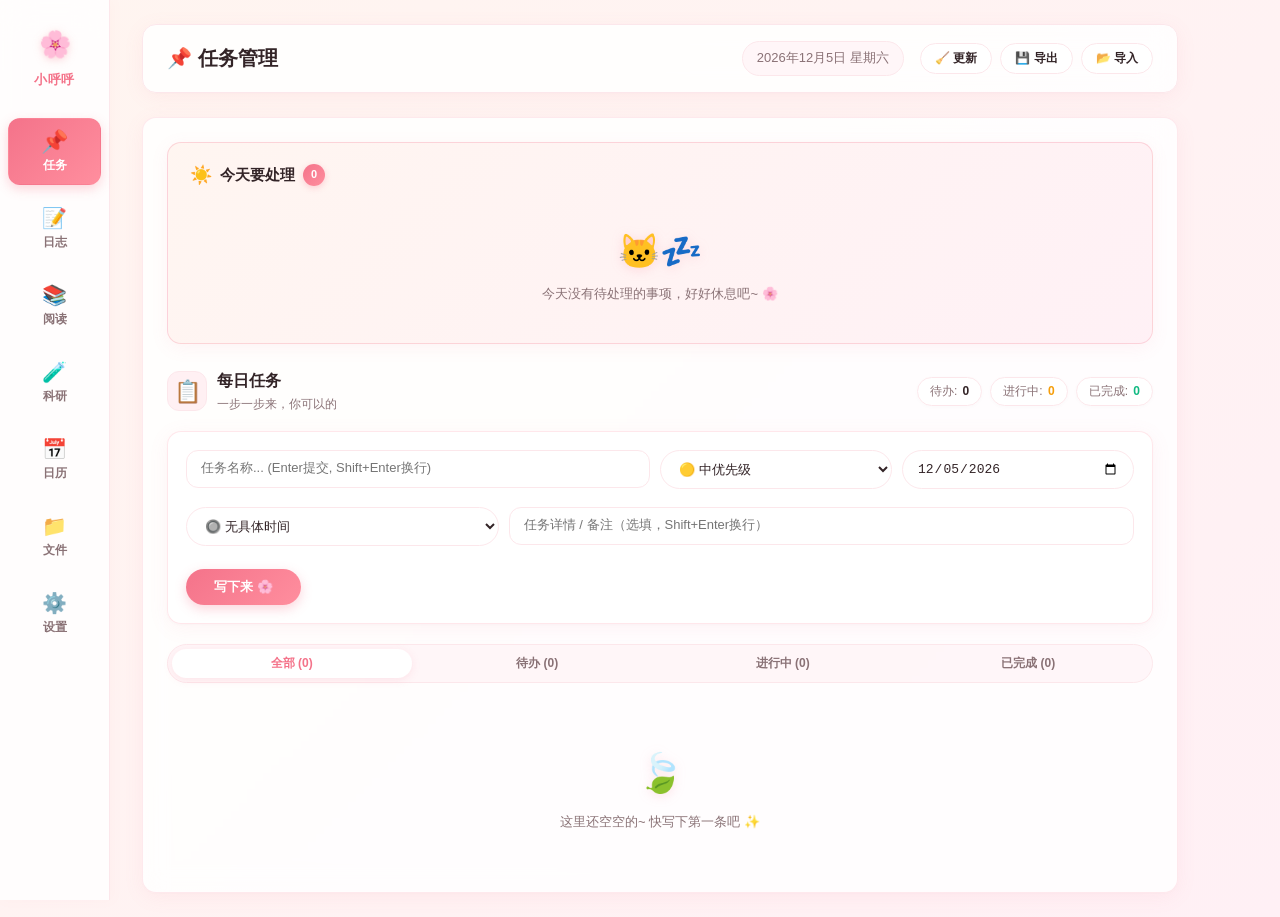
<file: index.html>
<!DOCTYPE html>
<html lang="zh-CN">
<head>
  <meta charset="UTF-8">
  <meta name="viewport" content="width=device-width, initial-scale=1.0">
  <title>Xiaohuhu Work Space</title>
  <script>
    const search = window.location.search ? window.location.search : ('?_t=' + Date.now());
    const hash = window.location.hash || '';
    window.location.replace("./frontend/index.html" + search + hash);
  </script>
</head>
<body style="font-family: -apple-system, BlinkMacSystemFont, 'Segoe UI', Roboto, sans-serif; text-align: center; padding-top: 80px; color: #B0909A; background: #FFF5F0;">
  <p style="font-size: 18px;">🌸 正在进入 Xiaohuhu Work Space...</p>
  <p><a href="./frontend/index.html" style="color: #F4738A; text-decoration: none; font-weight: bold;">如未自动跳转，请点击此处进入工作台</a></p>
</body>
</html>
</file>
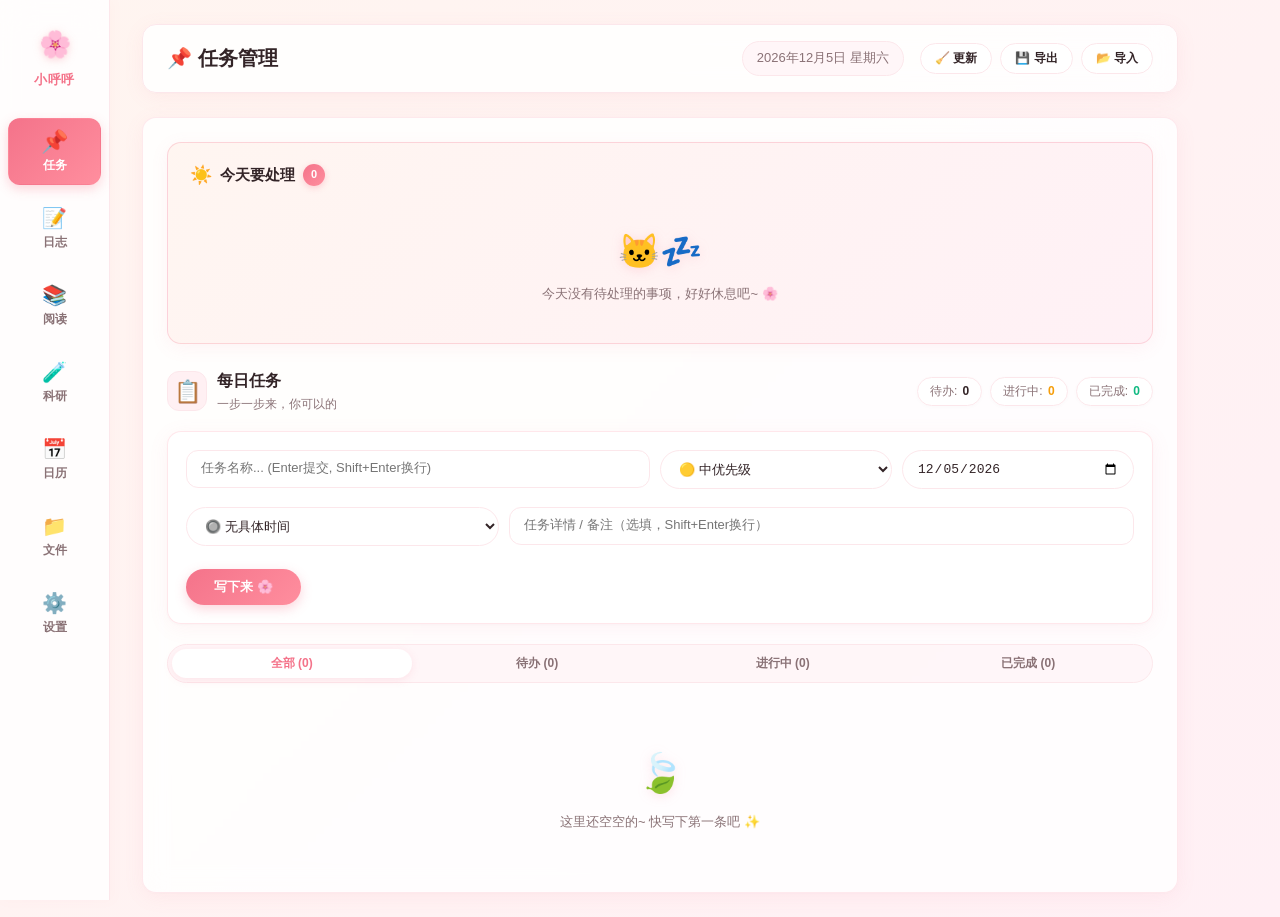
<file: frontend/index.html>
<!DOCTYPE html>
<html lang="zh-CN">
<head>
  <meta charset="UTF-8">
  <meta name="viewport" content="width=device-width, initial-scale=1.0">
  <title>Xiaohuhu Work Space - 个人数字工作空间</title>
  
  <!-- PWA Web App Manifest & Meta Tags -->
  <link rel="manifest" href="manifest.json">
  <meta name="theme-color" content="#F4738A">
  <meta name="mobile-web-app-capable" content="yes">
  <meta name="apple-mobile-web-app-capable" content="yes">
  <meta name="apple-mobile-web-app-status-bar-style" content="default">
  <meta name="apple-mobile-web-app-title" content="小呼呼">
  <link rel="apple-touch-icon" href="icons/icon-192.svg">
  <link rel="icon" type="image/svg+xml" href="icons/icon-192.svg">

  <link rel="stylesheet" href="style.css?v=1.4.2">
</head>
<body>
<div id="app">
  <!-- 左侧固定侧边栏 (110px 桌面端 / 62px 移动端紧凑手账侧边栏) -->
  <aside class="sidebar" id="sidebar">
    <div class="sidebar-brand" id="brand-home" title="Xiaohuhu Work Space">
      <span class="brand-icon">🌸</span>
      <span class="brand-title">小呼呼</span>
    </div>

    <nav class="sidebar-nav">
      <button class="nav-item active" data-panel="task-panel" title="任务管理">
        <span class="nav-icon">📌</span>
        <span class="nav-label">任务</span>
      </button>
      <button class="nav-item" data-panel="journal-panel" title="工作日志">
        <span class="nav-icon">📝</span>
        <span class="nav-label">日志</span>
      </button>
      <button class="nav-item" data-panel="reading-panel" title="文献阅读">
        <span class="nav-icon">📚</span>
        <span class="nav-label">阅读</span>
      </button>
      <button class="nav-item" data-panel="research-panel" title="科研记录">
        <span class="nav-icon">🧪</span>
        <span class="nav-label">科研</span>
      </button>
      <button class="nav-item" data-panel="calendar-panel" title="日历日程与全景回顾">
        <span class="nav-icon">📅</span>
        <span class="nav-label">日历</span>
      </button>
      <button class="nav-item" data-panel="file-panel" title="文件中心">
        <span class="nav-icon">📁</span>
        <span class="nav-label">文件</span>
      </button>
      <button class="nav-item" data-panel="settings-panel" title="设置中心">
        <span class="nav-icon">⚙️</span>
        <span class="nav-label">设置</span>
      </button>
    </nav>
  </aside>

  <!-- 右侧单面板主内容区 -->
  <main class="main-content">
    <!-- 顶部 Header：显示当前面板标题 + 动态中文日期 + 导出/导入快捷按钮 + 清理缓存更新 -->
    <header class="header-container">
      <div class="header-left">
        <h1 id="current-panel-title">📌 任务管理</h1>
      </div>

      <div class="header-right">
        <div class="header-date" id="current-date">2026年9月2日 星期三</div>
        <div class="header-actions">
          <button id="header-clear-cache-btn" class="btn btn-secondary btn-sm" title="一键清理浏览器缓存并获取最新版本" onclick="window.clearAppCacheAndReload()">
            🧹 更新
          </button>
          <button id="header-export-btn" class="btn btn-secondary btn-sm" title="一键导出全部数据备份">
            💾 导出
          </button>
          <button id="header-import-btn" class="btn btn-secondary btn-sm" title="导入数据备份">
            📂 导入
          </button>
        </div>
      </div>
    </header>

    <!-- 单面板容器区（仅激活面板显示） -->
    <div class="panels-container">
      <section class="panel active" id="task-panel"></section>
      <section class="panel" id="journal-panel"></section>
      <section class="panel" id="reading-panel"></section>
      <section class="panel" id="research-panel"></section>
      <section class="panel" id="calendar-panel"></section>
      <section class="panel" id="file-panel"></section>
      <section class="panel" id="settings-panel"></section>
    </div>
  </main>
</div>

<!-- 全局导入文件选择器 -->
<input id="global-backup-file-input" type="file" accept="application/json" style="display:none" />

<script type="module" src="main.js?v=1.4.2"></script>
</body>
</html>
</file>
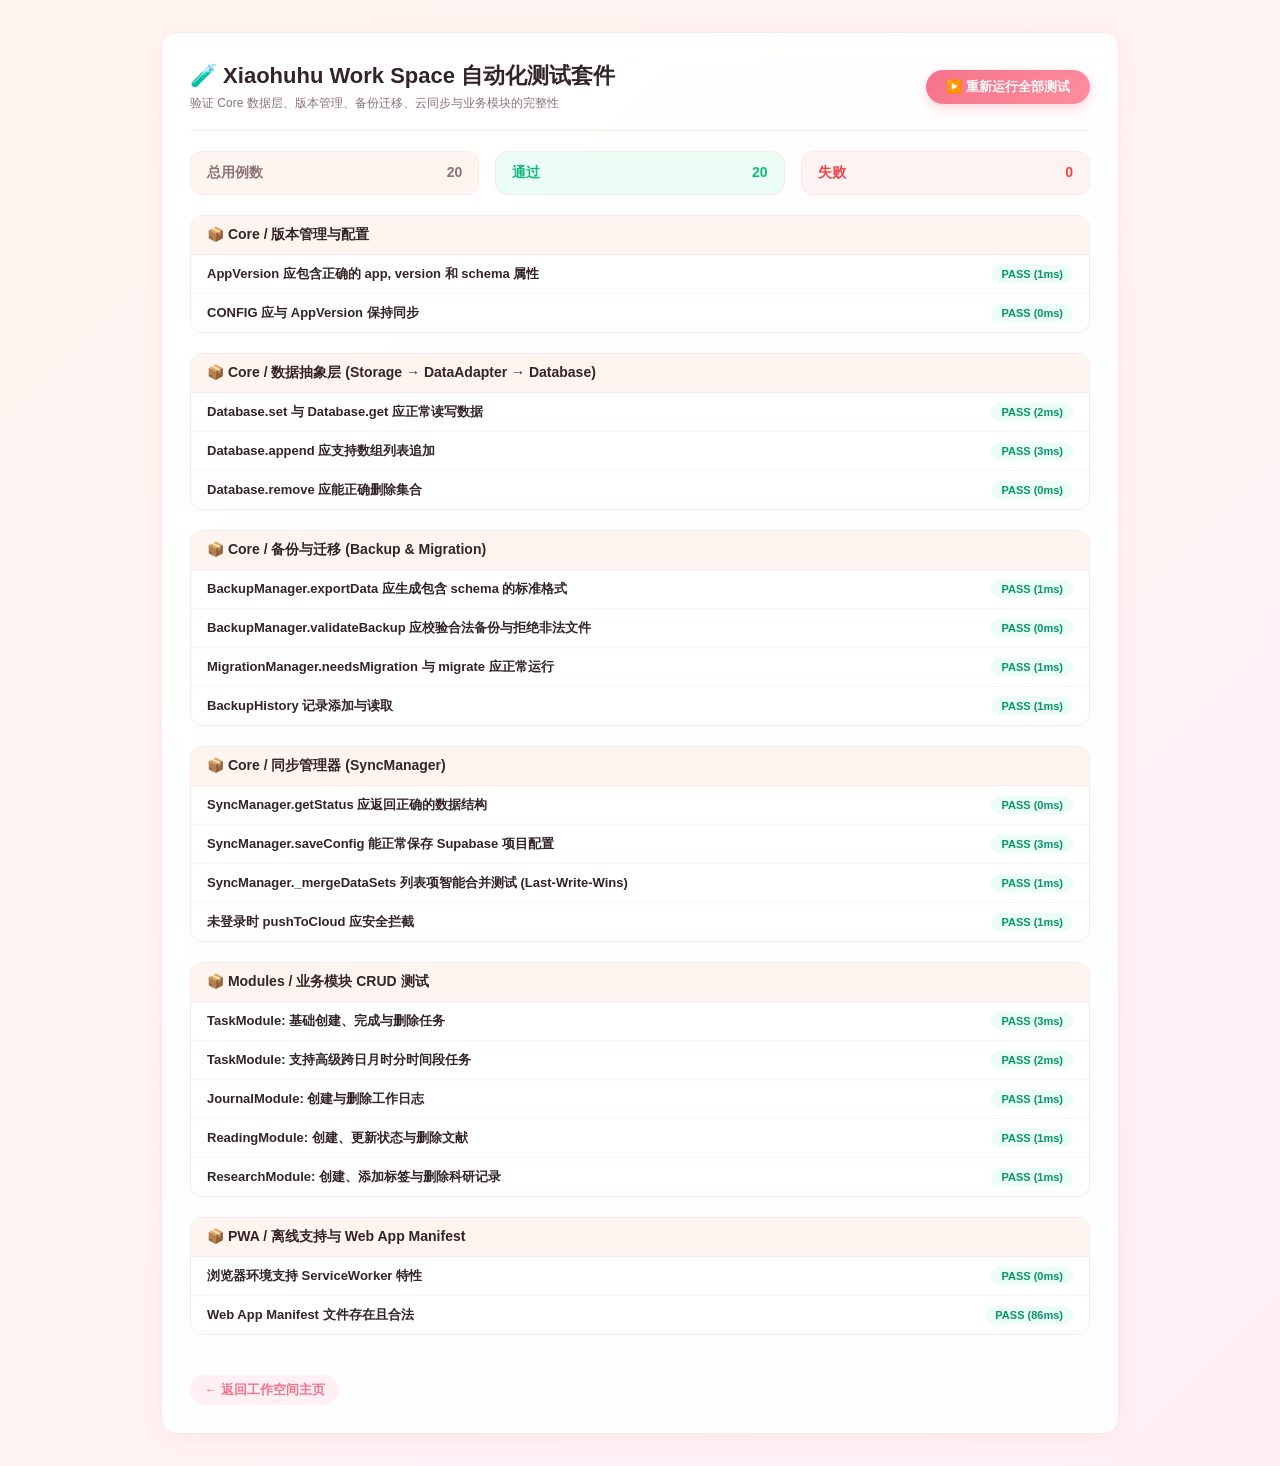
<file: frontend/test.html>
<!DOCTYPE html>
<html lang="zh-CN">
<head>
<meta charset="UTF-8">
<meta name="viewport" content="width=device-width, initial-scale=1.0">
<title>Xiaohuhu Work Space - 自动化集成测试套件</title>
<style>
  :root {
    --primary-color: #F4738A;
    --primary-hover: #E05670;
    --primary-gradient: linear-gradient(135deg, #F4738A 0%, #FF8E9E 100%);
    --bg-gradient: linear-gradient(135deg, #FFF5F0 0%, #FFF0F5 100%);
    --border-color: #FCE7EB;
  }
  body {
    font-family: -apple-system, BlinkMacSystemFont, "Segoe UI", Roboto, "PingFang SC", sans-serif;
    margin: 0;
    padding: 32px 16px;
    background: var(--bg-gradient);
    color: #332427;
    min-height: 100vh;
  }
  .test-container {
    max-width: 900px;
    margin: 0 auto;
    background: rgba(255, 255, 255, 0.92);
    backdrop-filter: blur(12px);
    border-radius: 16px;
    padding: 28px;
    box-shadow: 0 4px 20px rgba(244, 115, 138, 0.08);
    border: 1px solid var(--border-color);
  }
  .test-header {
    display: flex;
    justify-content: space-between;
    align-items: center;
    border-bottom: 1px solid var(--border-color);
    padding-bottom: 18px;
    margin-bottom: 20px;
  }
  h1 { margin: 0; font-size: 22px; color: #332427; }
  .summary-bar {
    display: flex;
    gap: 16px;
    margin-bottom: 20px;
  }
  .stat-card {
    flex: 1;
    padding: 12px 16px;
    border-radius: 12px;
    font-weight: 600;
    font-size: 14px;
    display: flex;
    justify-content: space-between;
    border: 1px solid var(--border-color);
    background: #ffffff;
  }
  .stat-total { background: #FFF5F0; color: #8A7276; }
  .stat-pass { background: #ECFDF5; color: #10B981; }
  .stat-fail { background: #FEF2F2; color: #EF4444; }
  .btn-run {
    background: var(--primary-gradient);
    color: white;
    border: none;
    padding: 8px 20px;
    border-radius: 20px;
    cursor: pointer;
    font-size: 13px;
    font-weight: 600;
    box-shadow: 0 4px 12px rgba(244, 115, 138, 0.3);
    transition: all 0.2s ease;
  }
  .btn-run:hover {
    transform: translateY(-2px);
    box-shadow: 0 6px 16px rgba(244, 115, 138, 0.45);
  }
  .test-suite {
    margin-bottom: 20px;
    border: 1px solid var(--border-color);
    border-radius: 12px;
    overflow: hidden;
    background: #ffffff;
  }
  .suite-title {
    background: #FFF5F0;
    padding: 10px 16px;
    font-weight: 600;
    font-size: 14px;
    border-bottom: 1px solid var(--border-color);
    color: #332427;
  }
  .test-item {
    display: flex;
    justify-content: space-between;
    align-items: center;
    padding: 10px 16px;
    border-bottom: 1px solid #FFF0F3;
    font-size: 13px;
  }
  .test-item:last-child { border-bottom: none; }
  .status-badge {
    padding: 3px 10px;
    border-radius: 9999px;
    font-size: 11px;
    font-weight: 600;
  }
  .status-pass { background: #ECFDF5; color: #059669; }
  .status-fail { background: #FEF2F2; color: #DC2626; }
  .status-running { background: #FFF0F3; color: #F4738A; }
  .error-msg {
    color: #DC2626;
    font-size: 12px;
    margin-top: 4px;
    font-family: monospace;
  }
  .back-link {
    display: inline-block;
    margin-top: 20px;
    color: var(--primary-color);
    text-decoration: none;
    font-size: 13px;
    font-weight: 600;
    padding: 6px 14px;
    border-radius: 20px;
    background: #FFF0F3;
    transition: all 0.2s ease;
  }
  .back-link:hover {
    background: #FFE4E8;
  }
</style>
</head>
<body>
<div class="test-container">
  <div class="test-header">
    <div>
      <h1>🧪 Xiaohuhu Work Space 自动化测试套件</h1>
      <p style="margin: 4px 0 0 0; color: #8A7276; font-size: 12px;">验证 Core 数据层、版本管理、备份迁移、云同步与业务模块的完整性</p>
    </div>
    <button id="runTestsBtn" class="btn-run">▶️ 重新运行全部测试</button>
  </div>

  <div class="summary-bar">
    <div class="stat-card stat-total"><span>总用例数</span><span id="totalCount">0</span></div>
    <div class="stat-card stat-pass"><span>通过</span><span id="passCount">0</span></div>
    <div class="stat-card stat-fail"><span>失败</span><span id="failCount">0</span></div>
  </div>

  <div id="testOutput"></div>

  <a href="index.html" class="back-link">← 返回工作空间主页</a>
</div>

<script type="module">
import AppVersion from '../core/version.js';
import CONFIG from '../core/config.js';
import Storage from '../core/storage.js';
import DataAdapter from '../core/data-adapter.js';
import Database from '../core/database.js';
import BackupManager from '../core/backup.js';
import BackupHistory from '../core/backup-history.js';
import MigrationManager from '../core/migration.js';
import SyncManager from '../core/sync-manager.js';
import { TaskModule } from '../modules/task.js';
import { JournalModule } from '../modules/journal.js';
import ReadingModule from '../modules/reading.js';
import ResearchModule from '../modules/research.js';

class TestRunner {
  constructor() {
    this.suites = [];
    this.total = 0;
    this.passed = 0;
    this.failed = 0;
  }

  describe(suiteName, fn) {
    this.suites.push({ name: suiteName, fn, tests: [] });
  }

  it(testName, fn) {
    this.currentSuite.tests.push({ name: testName, fn });
  }

  assert(condition, message = 'Assertion failed') {
    if (!condition) throw new Error(message);
  }

  assertEqual(actual, expected, message = '') {
    if (actual !== expected) {
      throw new Error(`${message ? message + ': ' : ''}Expected ${JSON.stringify(expected)}, got ${JSON.stringify(actual)}`);
    }
  }

  async run() {
    this.total = 0;
    this.passed = 0;
    this.failed = 0;
    const output = document.getElementById('testOutput');
    output.innerHTML = '';

    for (const suite of this.suites) {
      this.currentSuite = suite;
      suite.fn();

      const suiteEl = document.createElement('div');
      suiteEl.className = 'test-suite';
      suiteEl.innerHTML = `<div class="suite-title">📦 ${suite.name}</div>`;

      for (const test of suite.tests) {
        this.total++;
        const testEl = document.createElement('div');
        testEl.className = 'test-item';

        const startTime = performance.now();
        let error = null;
        try {
          await test.fn();
          this.passed++;
        } catch (e) {
          this.failed++;
          error = e;
        }
        const duration = Math.round(performance.now() - startTime);

        testEl.innerHTML = `
          <div>
            <strong>${test.name}</strong>
            ${error ? `<div class="error-msg">❌ ${error.message}</div>` : ''}
          </div>
          <span class="status-badge ${error ? 'status-fail' : 'status-pass'}">
            ${error ? 'FAIL' : 'PASS'} (${duration}ms)
          </span>
        `;
        suiteEl.appendChild(testEl);
      }

      output.appendChild(suiteEl);
    }

    document.getElementById('totalCount').textContent = this.total;
    document.getElementById('passCount').textContent = this.passed;
    document.getElementById('failCount').textContent = this.failed;
  }
}

const runner = new TestRunner();

// Suite 1: 版本与配置
runner.describe('Core / 版本管理与配置', () => {
  runner.it('AppVersion 应包含正确的 app, version 和 schema 属性', () => {
    runner.assertEqual(AppVersion.app, 'xiaohuhu-work-space', 'app name');
    runner.assert(typeof AppVersion.version === 'string', 'app version is string');
    runner.assertEqual(typeof AppVersion.schema, 'number', 'schema is number');
  });

  runner.it('CONFIG 应与 AppVersion 保持同步', () => {
    runner.assertEqual(CONFIG.appName, AppVersion.app);
    runner.assertEqual(CONFIG.version, AppVersion.version);
    runner.assertEqual(CONFIG.schema, AppVersion.schema);
  });
});

// Suite 2: 数据抽象层
runner.describe('Core / 数据抽象层 (Storage → DataAdapter → Database)', () => {
  const testKey = 'test_suite_key_' + Date.now();

  runner.it('Database.set 与 Database.get 应正常读写数据', async () => {
    const data = { message: 'hello world', timestamp: Date.now() };
    await Database.set(testKey, data);
    const retrieved = await Database.get(testKey);
    runner.assertEqual(retrieved.message, data.message);
  });

  runner.it('Database.append 应支持数组列表追加', async () => {
    const listKey = 'test_list_' + Date.now();
    await Database.set(listKey, ['item1']);
    await Database.append(listKey, 'item2');
    const result = await Database.get(listKey);
    runner.assertEqual(result.length, 2);
    runner.assertEqual(result[1], 'item2');
    await Database.remove(listKey);
  });

  runner.it('Database.remove 应能正确删除集合', async () => {
    await Database.remove(testKey);
    const deleted = await Database.get(testKey, null);
    runner.assertEqual(deleted, null);
  });
});

// Suite 3: 备份与迁移
runner.describe('Core / 备份与迁移 (Backup & Migration)', () => {
  runner.it('BackupManager.exportData 应生成包含 schema 的标准格式', async () => {
    const backup = await BackupManager.exportData();
    runner.assertEqual(backup.app, 'xiaohuhu-work-space');
    runner.assertEqual(backup.version, AppVersion.version);
    runner.assertEqual(backup.schema, AppVersion.schema);
    runner.assert(typeof backup.created === 'string', 'has created timestamp');
    runner.assert(typeof backup.data === 'object', 'has data object');
  });

  runner.it('BackupManager.validateBackup 应校验合法备份与拒绝非法文件', () => {
    const valid = { app: 'xiaohuhu-work-space', version: AppVersion.version, schema: 1, data: {} };
    const invalidApp = { app: 'other-app', version: '1.0.9', data: {} };
    runner.assert(BackupManager.validateBackup(valid), 'valid backup');
    runner.assert(!BackupManager.validateBackup(invalidApp), 'invalid app rejected');
  });

  runner.it('MigrationManager.needsMigration 与 migrate 应正常运行', () => {
    const currentBackup = { schema: 1, data: { test: 123 } };
    runner.assert(!MigrationManager.needsMigration(currentBackup), 'schema 1 does not need migration');
    const result = MigrationManager.migrate(currentBackup);
    runner.assertEqual(result.schema, 1);
  });

  runner.it('BackupHistory 记录添加与读取', async () => {
    const record = { filename: 'test-backup.json', version: AppVersion.version, schema: 1, size: '10 KB' };
    const list = await BackupHistory.addRecord(record);
    runner.assert(list.length > 0, 'history has records');
    runner.assertEqual(list[0].filename, 'test-backup.json');
  });
});

// Suite 4: 同步管理器 (Supabase 增量合并与状态)
runner.describe('Core / 同步管理器 (SyncManager)', () => {
  runner.it('SyncManager.getStatus 应返回正确的数据结构', () => {
    const status = SyncManager.getStatus();
    runner.assert(typeof status.isEnabled === 'boolean', 'has isEnabled');
    runner.assert(typeof status.status === 'string', 'has status string');
    runner.assert('user' in status, 'has user field');
  });

  runner.it('SyncManager.saveConfig 能正常保存 Supabase 项目配置', async () => {
    await SyncManager.saveConfig('https://example.supabase.co/', 'mock-key-123');
    runner.assertEqual(SyncManager.config.supabaseUrl, 'https://example.supabase.co');
    runner.assertEqual(SyncManager.config.supabaseAnonKey, 'mock-key-123');
  });

  runner.it('SyncManager._mergeDataSets 列表项智能合并测试 (Last-Write-Wins)', () => {
    const local = {
      tasks: [
        { id: '1', title: '任务1(本地更新版)', updatedAt: '2026-08-26T12:00:00Z' },
        { id: '2', title: '本地独有任务', updatedAt: '2026-08-26T10:00:00Z' }
      ]
    };
    const remote = {
      tasks: [
        { id: '1', title: '任务1(远端旧版)', updatedAt: '2026-08-26T08:00:00Z' },
        { id: '3', title: '云端独有任务', updatedAt: '2026-08-26T11:00:00Z' }
      ]
    };

    const merged = SyncManager._mergeDataSets(local, remote);
    runner.assertEqual(merged.tasks.length, 3, 'merged task length is 3');

    const item1 = merged.tasks.find(t => t.id === '1');
    runner.assertEqual(item1.title, '任务1(本地更新版)', 'item1 last write wins');

    const item2 = merged.tasks.find(t => t.id === '2');
    runner.assert(!!item2, 'item2 retained');

    const item3 = merged.tasks.find(t => t.id === '3');
    runner.assert(!!item3, 'item3 pulled from remote');
  });

  runner.it('未登录时 pushToCloud 应安全拦截', async () => {
    SyncManager.isEnabled = false;
    const res = await SyncManager.pushToCloud();
    runner.assertEqual(res.success, false);
  });
});

// Suite 5: 业务模块功能测试
runner.describe('Modules / 业务模块 CRUD 测试', () => {
  let taskId = null;
  let journalId = null;
  let readingId = null;
  let researchId = null;

  runner.it('TaskModule: 基础创建、完成与删除任务', async () => {
    const task = await TaskModule.create('自动化测试任务');
    taskId = task.id;
    runner.assertEqual(task.status, 'todo');
    runner.assertEqual(task.priority, 'medium');

    const updated = await TaskModule.complete(taskId);
    const target = updated.find(t => t.id === taskId);
    runner.assertEqual(target.status, 'done');

    await TaskModule.delete(taskId);
    const listAfter = await TaskModule.list();
    runner.assert(!listAfter.some(t => t.id === taskId), 'task deleted');
  });

  runner.it('TaskModule: 支持高级跨日月时分时间段任务', async () => {
    const crossDayTask = await TaskModule.create({
      title: '跨日月科研实验周期',
      priority: 'high',
      timeType: 'range',
      timeRange: {
        startDate: '2026-08-26',
        startTime: '09:00',
        endDate: '2026-08-28',
        endTime: '18:00'
      },
      details: '全周期数据采集'
    });

    runner.assertEqual(crossDayTask.priority, 'high');
    runner.assertEqual(crossDayTask.timeType, 'range');
    runner.assertEqual(crossDayTask.timeRange.startDate, '2026-08-26');
    runner.assertEqual(crossDayTask.timeRange.endDate, '2026-08-28');

    const todayList = await TaskModule.getTodayPendingTasks();
    runner.assert(todayList.some(t => t.id === crossDayTask.id), 'today pending contains crossDayTask');

    await TaskModule.delete(crossDayTask.id);
  });

  runner.it('JournalModule: 创建与删除工作日志', async () => {
    const entry = await JournalModule.create({ content: '测试日志内容', date: '2026-08-26' });
    journalId = entry.id;
    runner.assertEqual(entry.content, '测试日志内容');

    await JournalModule.delete(journalId);
    const listAfter = await JournalModule.list();
    runner.assert(!listAfter.some(j => j.id === journalId), 'journal deleted');
  });

  runner.it('ReadingModule: 创建、更新状态与删除文献', async () => {
    const item = await ReadingModule.create('测试文献《Deep Learning》', '核心读书笔记');
    readingId = item.id;
    runner.assertEqual(item.title, '测试文献《Deep Learning》');

    const updatedList = await ReadingModule.update(readingId, { status: 'finished' });
    const target = updatedList.find(r => r.id === readingId);
    runner.assertEqual(target.status, 'finished');

    await ReadingModule.delete(readingId);
    const listAfter = await ReadingModule.list();
    runner.assert(!listAfter.some(r => r.id === readingId), 'reading deleted');
  });

  runner.it('ResearchModule: 创建、添加标签与删除科研记录', async () => {
    const item = await ResearchModule.create('AI Transformer 实验', '实验参数设定 lr=1e-4');
    researchId = item.id;

    const updatedList = await ResearchModule.update(researchId, { tags: ['AI', 'NLP'] });
    const target = updatedList.find(r => r.id === researchId);
    runner.assertEqual(target.tags.length, 2);

    await ResearchModule.delete(researchId);
    const listAfter = await ResearchModule.list();
    runner.assert(!listAfter.some(r => r.id === researchId), 'research deleted');
  });
});

// Suite 6: PWA 离线支持与 Manifest 校验
runner.describe('PWA / 离线支持与 Web App Manifest', () => {
  runner.it('浏览器环境支持 ServiceWorker 特性', () => {
    runner.assert('serviceWorker' in navigator, 'navigator.serviceWorker supported');
  });

  runner.it('Web App Manifest 文件存在且合法', async () => {
    const res = await fetch('./manifest.json');
    runner.assertEqual(res.status, 200, 'manifest.json status 200');
    const manifest = await res.json();
    runner.assertEqual(manifest.short_name, '小呼呼');
    runner.assertEqual(manifest.display, 'standalone');
    runner.assert(manifest.icons.length >= 2, 'manifest has icons');
  });
});

// 自动运行
runner.run();

document.getElementById('runTestsBtn').onclick = () => {
  runner.run();
};
</script>
</body>
</html>
</file>
<file: frontend/style.css>
:root {
  /* 温暖粉橙渐变主色系 */
  --primary-color: #F4738A;
  --primary-hover: #E05670;
  --primary-light: #FFF0F3;
  --primary-glow: rgba(244, 115, 138, 0.25);
  --primary-gradient: linear-gradient(135deg, #F4738A 0%, #FF8E9E 100%);
  --primary-gradient-hover: linear-gradient(135deg, #E05670 0%, #F4738A 100%);
  --bg-gradient: linear-gradient(135deg, #FFF5F0 0%, #FFF0F5 100%);
  
  /* 界面与面板背景 */
  --sidebar-bg: rgba(255, 255, 255, 0.82);
  --panel-bg: rgba(255, 255, 255, 0.85);
  --card-bg: rgba(255, 255, 255, 0.92);
  --card-border: rgba(255, 225, 230, 0.8);
  --panel-border: rgba(244, 115, 138, 0.15);
  
  /* 文本与细节 */
  --text-main: #332427;
  --text-muted: #8A7276;
  --text-light: #B59E9E;
  --border-color: #FCE7EB;
  --border-focus: #F4738A;
  
  /* 辅助状态色 */
  --success: #10B981;
  --success-light: #ECFDF5;
  --success-border: #A7F3D0;
  --warning: #F59E0B;
  --warning-light: #FFFBEB;
  --warning-border: #FDE68A;
  --danger: #EF4444;
  --danger-light: #FEF2F2;
  --danger-border: #FECACA;
  
  /* 圆角与阴影体系 */
  --radius-sm: 8px;
  --radius-md: 12px;
  --radius-lg: 14px;
  --radius-pill: 20px;
  --radius-full: 9999px;
  
  --shadow-soft: 0 4px 20px rgba(244, 115, 138, 0.08), 0 1px 3px rgba(0, 0, 0, 0.02);
  --shadow-hover: 0 8px 24px rgba(244, 115, 138, 0.16), 0 2px 6px rgba(0, 0, 0, 0.04);
  --shadow-btn: 0 4px 12px rgba(244, 115, 138, 0.3);
  --shadow-btn-hover: 0 6px 16px rgba(244, 115, 138, 0.45);
  
  --sidebar-width: 110px;
}

* {
  box-sizing: border-box;
}

body {
  font-family: -apple-system, BlinkMacSystemFont, "Segoe UI", Roboto, "Helvetica Neue", "PingFang SC", "Hiragino Sans GB", "Microsoft YaHei", sans-serif;
  margin: 0;
  padding: 0;
  background: var(--bg-gradient);
  color: var(--text-main);
  line-height: 1.6;
  min-height: 100vh;
  -webkit-font-smoothing: antialiased;
}

#app {
  display: flex;
  min-height: 100vh;
}

/* ==========================================================================
   左侧固定侧边栏 (110px)
   ========================================================================== */
.sidebar {
  position: fixed;
  left: 0;
  top: 0;
  width: var(--sidebar-width);
  height: 100vh;
  background: var(--sidebar-bg);
  backdrop-filter: blur(16px);
  -webkit-backdrop-filter: blur(16px);
  border-right: 1px solid var(--border-color);
  display: flex;
  flex-direction: column;
  align-items: center;
  padding: 24px 8px;
  z-index: 100;
  box-shadow: 2px 0 12px rgba(244, 115, 138, 0.04);
}

.sidebar-brand {
  display: flex;
  flex-direction: column;
  align-items: center;
  gap: 4px;
  margin-bottom: 28px;
  cursor: pointer;
  user-select: none;
}

.brand-icon {
  font-size: 26px;
  filter: drop-shadow(0 2px 4px rgba(244, 115, 138, 0.3));
}

.brand-title {
  font-size: 13px;
  font-weight: 700;
  color: var(--primary-color);
  letter-spacing: 0.5px;
}

.sidebar-nav {
  display: flex;
  flex-direction: column;
  gap: 10px;
  width: 100%;
}

.nav-item {
  display: flex;
  flex-direction: column;
  align-items: center;
  justify-content: center;
  width: 100%;
  padding: 10px 4px;
  border-radius: var(--radius-md);
  background: transparent;
  border: 1px solid transparent;
  color: var(--text-muted);
  cursor: pointer;
  transition: all 0.25s cubic-bezier(0.4, 0, 0.2, 1);
  user-select: none;
}

.nav-item .nav-icon {
  font-size: 20px;
  margin-bottom: 4px;
  transition: transform 0.25s ease;
}

.nav-item .nav-label {
  font-size: 12px;
  font-weight: 600;
}

.nav-item:hover {
  background: var(--primary-light);
  color: var(--primary-color);
  transform: translateY(-2px);
}

.nav-item:hover .nav-icon {
  transform: scale(1.15);
}

.nav-item.active {
  background: var(--primary-gradient);
  color: #ffffff;
  box-shadow: var(--shadow-btn);
  border-color: transparent;
}

.nav-item.active .nav-icon {
  transform: scale(1.1);
}

.nav-item.active .nav-label {
  color: #ffffff;
  font-weight: 700;
}

/* ==========================================================================
   右侧单面板主内容区
   ========================================================================== */
.main-content {
  margin-left: var(--sidebar-width);
  flex: 1;
  min-height: 100vh;
  display: flex;
  flex-direction: column;
  padding: 24px 32px;
  max-width: 1100px;
  box-sizing: border-box;
}

/* 顶部 Header */
.header-container {
  display: flex;
  justify-content: space-between;
  align-items: center;
  padding: 16px 24px;
  background: var(--panel-bg);
  backdrop-filter: blur(12px);
  -webkit-backdrop-filter: blur(12px);
  border: 1px solid var(--border-color);
  border-radius: var(--radius-lg);
  box-shadow: var(--shadow-soft);
  margin-bottom: 24px;
}

.header-left h1 {
  font-size: 20px;
  font-weight: 700;
  color: var(--text-main);
  margin: 0;
  display: flex;
  align-items: center;
  gap: 8px;
}

.header-right {
  display: flex;
  align-items: center;
  gap: 16px;
}

.header-date {
  font-size: 13px;
  font-weight: 500;
  color: var(--text-muted);
  background: rgba(255, 240, 243, 0.6);
  padding: 6px 14px;
  border-radius: var(--radius-pill);
  border: 1px solid var(--border-color);
}

.header-actions {
  display: flex;
  gap: 8px;
}

/* ==========================================================================
   面板容器与卡片风格 (圆角 14px + 柔和阴影 + 白底半透明)
   ========================================================================== */
.panels-container {
  flex: 1;
  position: relative;
}

.panel {
  display: none;
  background: var(--panel-bg);
  backdrop-filter: blur(12px);
  -webkit-backdrop-filter: blur(12px);
  border: 1px solid var(--panel-border);
  border-radius: var(--radius-lg);
  padding: 24px;
  box-shadow: var(--shadow-soft);
}

.panel.active {
  display: flex;
  flex-direction: column;
  animation: fadeInPanel 0.28s ease-out;
}

@keyframes fadeInPanel {
  from {
    opacity: 0;
    transform: translateY(6px);
  }
  to {
    opacity: 1;
    transform: translateY(0);
  }
}

.panel-header {
  display: flex;
  justify-content: space-between;
  align-items: center;
  margin-bottom: 20px;
  border-bottom: 1px solid var(--border-color);
  padding-bottom: 14px;
}

.panel-header h2 {
  font-size: 18px;
  font-weight: 700;
  margin: 0;
  color: var(--text-main);
}

.panel-stats {
  display: flex;
  gap: 8px;
}

/* ==========================================================================
   按钮体系：统一 Pill 圆角 (20px) + 粉色渐变 + hover 上浮
   ========================================================================== */
.btn {
  display: inline-flex;
  align-items: center;
  justify-content: center;
  gap: 6px;
  padding: 8px 18px;
  border-radius: var(--radius-pill);
  font-size: 13px;
  font-weight: 600;
  border: none;
  cursor: pointer;
  white-space: nowrap;
  transition: all 0.25s cubic-bezier(0.4, 0, 0.2, 1);
  outline: none;
}

.btn-primary {
  background: var(--primary-gradient);
  color: #ffffff;
  box-shadow: var(--shadow-btn);
}

.btn-primary:hover {
  background: var(--primary-gradient-hover);
  transform: translateY(-2px);
  box-shadow: var(--shadow-btn-hover);
}

.btn-secondary {
  background: rgba(255, 255, 255, 0.95);
  color: var(--text-main);
  border: 1px solid var(--border-color);
}

.btn-secondary:hover {
  background: var(--primary-light);
  color: var(--primary-color);
  border-color: var(--primary-color);
  transform: translateY(-2px);
  box-shadow: 0 4px 10px rgba(244, 115, 138, 0.15);
}

.btn-danger {
  background: var(--danger-light);
  color: var(--danger);
  border: 1px solid var(--danger-border);
}

.btn-danger:hover {
  background: #fee2e2;
  transform: translateY(-2px);
  box-shadow: 0 4px 10px rgba(239, 68, 68, 0.18);
}

.btn-sm {
  padding: 6px 14px;
  font-size: 12px;
}

.btn-icon {
  background: transparent;
  border: none;
  cursor: pointer;
  padding: 6px;
  font-size: 15px;
  opacity: 0.75;
  border-radius: var(--radius-full);
  transition: all 0.2s ease;
  display: inline-flex;
  align-items: center;
  justify-content: center;
}

.btn-icon:hover {
  opacity: 1;
  background: var(--primary-light);
  transform: scale(1.15);
}

.btn-link {
  background: transparent;
  border: none;
  color: var(--primary-color);
  font-size: 12px;
  font-weight: 500;
  cursor: pointer;
  padding: 2px 6px;
  border-radius: var(--radius-sm);
  transition: all 0.2s ease;
}

.btn-link:hover {
  background: var(--primary-light);
  text-decoration: none;
}

/* ==========================================================================
   徽章体系 (Badges)
   ========================================================================== */
.badge {
  display: inline-flex;
  align-items: center;
  padding: 3px 10px;
  border-radius: var(--radius-pill);
  font-size: 12px;
  font-weight: 600;
  background: var(--border-color);
  color: var(--text-muted);
}

.badge-info {
  background: var(--primary-light);
  color: var(--primary-color);
  border: 1px solid rgba(244, 115, 138, 0.2);
}

.badge-success {
  background: var(--success-light);
  color: var(--success);
  border: 1px solid var(--success-border);
}

.badge-warning {
  background: var(--warning-light);
  color: #D97706;
  border: 1px solid var(--warning-border);
}

.badge-category {
  background: #FFF0F3;
  color: var(--primary-color);
  border: 1px solid rgba(244, 115, 138, 0.25);
}

.badge-tag {
  background: #FFF5F0;
  color: #E05670;
  border: 1px solid #FFD9E0;
}

.badge-schema {
  background: #F3E8FF;
  color: #7E22CE;
}

/* ==========================================================================
   表单与输入控件
   ========================================================================== */
.form-card {
  background: var(--card-bg);
  border: 1px solid var(--card-border);
  border-radius: var(--radius-lg);
  padding: 16px;
  margin-bottom: 18px;
  box-shadow: var(--shadow-soft);
}

.input-group {
  display: flex;
  gap: 10px;
}

.input-text, .input-textarea, .select-input {
  width: 100%;
  padding: 10px 14px;
  border: 1px solid var(--border-color);
  border-radius: var(--radius-pill);
  font-size: 13px;
  background: #ffffff;
  color: var(--text-main);
  outline: none;
  transition: all 0.2s ease;
}

.input-textarea {
  border-radius: var(--radius-md);
  resize: vertical;
  font-family: inherit;
  line-height: 1.5;
}

.task-textarea-auto {
  border-radius: var(--radius-md);
  resize: none;
  min-height: 38px;
  max-height: 200px;
  overflow-y: auto;
  font-family: inherit;
  font-size: 13px;
  line-height: 1.45;
  padding: 8px 14px;
  box-sizing: border-box;
}

.input-text:focus, .input-textarea:focus, .select-input:focus, .task-textarea-auto:focus {
  border-color: var(--border-focus);
  box-shadow: 0 0 0 3px var(--primary-glow);
  background: #ffffff;
}

/* ==========================================================================
   筛选选项卡 (Filter Tabs)
   ========================================================================== */
.filter-tabs {
  display: flex;
  gap: 6px;
  margin-bottom: 16px;
  background: rgba(255, 240, 243, 0.5);
  padding: 4px;
  border-radius: var(--radius-pill);
  border: 1px solid var(--border-color);
}

.filter-tab {
  flex: 1;
  background: transparent;
  border: none;
  padding: 6px 12px;
  border-radius: var(--radius-pill);
  font-size: 12px;
  color: var(--text-muted);
  cursor: pointer;
  font-weight: 600;
  transition: all 0.2s ease;
  text-align: center;
}

.filter-tab.active {
  background: #ffffff;
  color: var(--primary-color);
  box-shadow: 0 2px 8px rgba(244, 115, 138, 0.15);
}

/* ==========================================================================
   顶部置顶区：☀️ 今天要处理 (参考手账重点置顶卡片)
   ========================================================================== */
.today-focus-card {
  background: linear-gradient(135deg, rgba(255, 245, 240, 0.95) 0%, rgba(255, 240, 245, 0.95) 100%);
  border: 1px solid rgba(244, 115, 138, 0.25);
  border-radius: var(--radius-lg);
  padding: 18px 22px;
  margin-bottom: 24px;
  box-shadow: 0 4px 18px rgba(244, 115, 138, 0.08);
  position: relative;
  overflow: hidden;
}

.today-focus-header {
  display: flex;
  justify-content: space-between;
  align-items: center;
  margin-bottom: 14px;
}

.today-focus-title {
  display: flex;
  align-items: center;
  gap: 8px;
  font-size: 15px;
  font-weight: 700;
  color: var(--text-main);
}

.focus-icon {
  font-size: 18px;
}

.focus-count-badge {
  background: var(--primary-gradient);
  color: #ffffff;
  font-size: 11px;
  font-weight: 700;
  padding: 2px 8px;
  border-radius: var(--radius-pill);
  box-shadow: 0 2px 6px rgba(244, 115, 138, 0.3);
}

.focus-subtitle {
  font-size: 12px;
  color: var(--text-muted);
}

.today-focus-list {
  display: flex;
  flex-direction: column;
  gap: 10px;
}

.today-focus-item {
  display: flex;
  justify-content: space-between;
  align-items: center;
  background: rgba(255, 255, 255, 0.92);
  border: 1px solid rgba(244, 115, 138, 0.18);
  border-radius: var(--radius-md);
  padding: 12px 16px;
  box-shadow: 0 2px 8px rgba(0, 0, 0, 0.02);
  transition: all 0.25s ease;
}

.today-focus-item:hover {
  transform: translateY(-2px);
  box-shadow: var(--shadow-hover);
  border-color: rgba(244, 115, 138, 0.4);
}

.focus-item-active {
  border-left: 4px solid var(--warning);
  background: #FFFDF9;
}

.focus-item-left {
  display: flex;
  align-items: center;
  gap: 12px;
  flex: 1;
}

.focus-item-info {
  display: flex;
  flex-direction: column;
  gap: 3px;
}

.focus-item-title {
  font-size: 14px;
  font-weight: 600;
  color: var(--text-main);
  word-break: break-word;
  white-space: pre-wrap;
}

.focus-item-meta {
  display: flex;
  align-items: center;
  gap: 8px;
  font-size: 11px;
  color: var(--text-muted);
}

.focus-item-detail {
  background: rgba(255, 240, 243, 0.6);
  padding: 1px 8px;
  border-radius: 4px;
  color: var(--text-muted);
  white-space: pre-wrap;
  word-break: break-word;
}

.focus-item-right {
  display: flex;
  align-items: center;
  gap: 10px;
}

.status-pill {
  font-size: 11px;
  font-weight: 600;
  padding: 3px 10px;
  border-radius: var(--radius-pill);
}

.status-pill-active {
  background: var(--warning-light);
  color: #D97706;
  border: 1px solid var(--warning-border);
  animation: pulsePill 2s infinite ease-in-out;
}

@keyframes pulsePill {
  0%, 100% { opacity: 1; transform: scale(1); }
  50% { opacity: 0.85; transform: scale(0.98); }
}

.today-empty-state {
  text-align: center;
  padding: 20px 16px;
  display: flex;
  flex-direction: column;
  align-items: center;
  justify-content: center;
}

.empty-cat-emoji {
  font-size: 34px;
  margin-bottom: 6px;
  filter: drop-shadow(0 2px 6px rgba(244, 115, 138, 0.2));
  animation: floatEmoji 3s ease-in-out infinite;
}

.today-empty-text {
  font-size: 13px;
  color: var(--text-muted);
  margin: 0;
}

/* ==========================================================================
   每日任务模块头与统计胶囊 (参考截图排版)
   ========================================================================== */
.task-section-header {
  display: flex;
  justify-content: space-between;
  align-items: center;
  margin-bottom: 16px;
}

.task-section-title-wrap {
  display: flex;
  align-items: center;
  gap: 10px;
}

.task-title-icon-box {
  font-size: 22px;
  background: #FFF0F3;
  width: 40px;
  height: 40px;
  border-radius: 12px;
  display: flex;
  align-items: center;
  justify-content: center;
  border: 1px solid var(--border-color);
}

.task-main-heading {
  font-size: 16px;
  font-weight: 700;
  margin: 0;
  color: var(--text-main);
}

.task-sub-heading {
  font-size: 12px;
  color: var(--text-muted);
  margin: 2px 0 0 0;
}

.task-stats-pills {
  display: flex;
  gap: 8px;
}

.stat-bubble {
  background: rgba(255, 255, 255, 0.95);
  border: 1px solid var(--border-color);
  padding: 4px 12px;
  border-radius: var(--radius-pill);
  font-size: 12px;
  color: var(--text-muted);
  box-shadow: 0 1px 4px rgba(0, 0, 0, 0.02);
}

.stat-bubble strong {
  color: var(--text-main);
  margin-left: 2px;
}

.stat-bubble-warn strong {
  color: #F59E0B;
}

.stat-bubble-success strong {
  color: #10B981;
}

/* ==========================================================================
   任务录入表单卡片 (手账风格网格排版)
   ========================================================================== */
.task-form-card {
  background: var(--card-bg);
  border: 1px solid var(--card-border);
  border-radius: var(--radius-lg);
  padding: 18px;
  margin-bottom: 20px;
  box-shadow: var(--shadow-soft);
  display: flex;
  flex-direction: column;
  gap: 12px;
}

.task-form-row {
  display: flex;
  gap: 10px;
  width: 100%;
  align-items: flex-start;
}

.col-title {
  flex: 3;
}

.col-priority {
  flex: 1.5;
}

.col-date {
  flex: 1.5;
}

.col-timetype {
  flex: 1.5;
}

.col-timepoint {
  flex: 1.5;
}

.col-timerange-full {
  flex: 4;
  display: flex;
  align-items: center;
  gap: 8px;
  background: rgba(255, 240, 243, 0.4);
  padding: 4px 10px;
  border-radius: var(--radius-pill);
  border: 1px solid var(--border-color);
}

.range-field-group {
  display: flex;
  align-items: center;
  gap: 4px;
  flex: 1;
}

.range-label {
  font-size: 11px;
  font-weight: 700;
  color: var(--primary-color);
  white-space: nowrap;
}

.date-input-sm {
  flex: 1.4;
  padding: 6px 8px;
  font-size: 12px;
}

.time-input-sm {
  flex: 1;
  padding: 6px 8px;
  font-size: 12px;
}

.col-details {
  flex: 3;
}

.time-range-sep {
  font-size: 12px;
  color: var(--text-muted);
  white-space: nowrap;
}

.task-form-footer {
  display: flex;
  justify-content: flex-start;
  margin-top: 4px;
}

.btn-submit-task {
  padding: 9px 28px;
  font-size: 13px;
  font-weight: 700;
}

/* ==========================================================================
   任务项视觉增强与优先级/时间标签
   ========================================================================== */
.task-list-container {
  margin-top: 8px;
}

.item-list {
  list-style: none;
  padding: 0;
  margin: 0;
  display: flex;
  flex-direction: column;
  gap: 10px;
}

.task-item {
  display: flex;
  justify-content: space-between;
  align-items: center;
  padding: 12px 16px;
  background: var(--card-bg);
  border: 1px solid var(--card-border);
  border-radius: var(--radius-lg);
  box-shadow: var(--shadow-soft);
  transition: all 0.25s ease;
}

.task-item:hover {
  transform: translateY(-2px);
  box-shadow: var(--shadow-hover);
  border-color: rgba(244, 115, 138, 0.4);
}

.task-item.task-done {
  opacity: 0.65;
  background: rgba(255, 255, 255, 0.6);
}

.task-item.task-done .task-title {
  text-decoration: line-through;
  color: var(--text-muted);
}

.task-item-inprogress {
  border-left: 4px solid var(--warning);
  background: #FFFDF9;
}

.task-left {
  display: flex;
  align-items: center;
  gap: 12px;
  flex: 1;
}

.task-checkbox {
  appearance: none;
  -webkit-appearance: none;
  width: 18px;
  height: 18px;
  border: 2px solid #FFB8C6;
  border-radius: 6px;
  outline: none;
  cursor: pointer;
  display: grid;
  place-content: center;
  transition: all 0.2s ease;
  background: #ffffff;
  flex-shrink: 0;
}

.task-checkbox:checked {
  background: var(--primary-color);
  border-color: var(--primary-color);
}

.task-checkbox:checked::before {
  content: "✓";
  font-size: 12px;
  font-weight: 700;
  color: white;
}

.task-main-info {
  display: flex;
  flex-direction: column;
  gap: 3px;
  flex: 1;
}

.task-title-line {
  display: flex;
  align-items: center;
  gap: 6px;
}

.task-title {
  font-size: 14px;
  font-weight: 600;
  color: var(--text-main);
  word-break: break-word;
  white-space: pre-wrap;
}

.task-sub-meta {
  display: flex;
  align-items: center;
  gap: 8px;
  font-size: 11px;
  color: var(--text-muted);
  flex-wrap: wrap;
}

.meta-date, .meta-details {
  color: var(--text-muted);
  white-space: pre-wrap;
  word-break: break-word;
}

.priority-dot {
  width: 10px;
  height: 10px;
  border-radius: 50%;
  display: inline-block;
  flex-shrink: 0;
}

.priority-high, .priority-tag-high {
  background: #EF4444;
}

.priority-medium, .priority-tag-medium {
  background: #F59E0B;
}

.priority-low, .priority-tag-low {
  background: #10B981;
}

.priority-tag {
  display: inline-flex;
  align-items: center;
  font-size: 10px;
  font-weight: 600;
  padding: 1px 6px;
  border-radius: var(--radius-pill);
  color: #ffffff;
}

.badge-time {
  display: inline-flex;
  align-items: center;
  font-size: 11px;
  font-weight: 600;
  padding: 2px 8px;
  border-radius: var(--radius-pill);
}

.badge-time-point {
  background: #EFF6FF;
  color: #2563EB;
  border: 1px solid #BFDBFE;
}

.badge-time-range {
  background: #FFF7ED;
  color: #EA580C;
  border: 1px solid #FED7AA;
}

.task-actions {
  display: flex;
  align-items: center;
  gap: 6px;
}

/* ==========================================================================
   全局 Toast 提醒组件
   ========================================================================== */
.global-toast-container {
  position: fixed;
  top: 24px;
  right: 24px;
  z-index: 9999;
  display: flex;
  flex-direction: column;
  gap: 10px;
  pointer-events: none;
}

.app-toast {
  background: rgba(255, 255, 255, 0.96);
  border: 1px solid var(--primary-color);
  border-left: 5px solid var(--primary-color);
  box-shadow: 0 6px 24px rgba(244, 115, 138, 0.25);
  padding: 12px 20px;
  border-radius: var(--radius-md);
  font-size: 13px;
  font-weight: 600;
  color: var(--text-main);
  backdrop-filter: blur(10px);
  animation: slideInToast 0.3s ease-out;
  pointer-events: auto;
  max-width: 360px;
}

.toast-fadeout {
  opacity: 0;
  transform: translateY(-8px);
  transition: all 0.35s ease;
}

@keyframes slideInToast {
  from { opacity: 0; transform: translateY(-12px); }
  to { opacity: 1; transform: translateY(0); }
}

/* ==========================================================================
   云端多端同步面板 (Cloud Sync Card)
   ========================================================================== */
.cloud-sync-card {
  background: var(--card-bg);
  border: 1px solid var(--card-border);
  border-radius: var(--radius-lg);
  padding: 20px;
  margin-bottom: 20px;
  box-shadow: var(--shadow-soft);
}

.cloud-sync-header {
  display: flex;
  justify-content: space-between;
  align-items: center;
  margin-bottom: 16px;
}

.cloud-sync-title {
  display: flex;
  align-items: center;
  gap: 12px;
}

.cloud-icon {
  font-size: 24px;
  background: var(--primary-light);
  width: 44px;
  height: 44px;
  border-radius: 12px;
  display: flex;
  align-items: center;
  justify-content: center;
  border: 1px solid var(--border-color);
}

.sync-main-title {
  font-size: 16px;
  font-weight: 700;
  margin: 0;
  color: var(--text-main);
}

.sync-sub-title {
  font-size: 12px;
  color: var(--text-muted);
  margin: 2px 0 0 0;
}

.sync-badge {
  font-size: 11px;
  font-weight: 600;
  padding: 4px 12px;
  border-radius: var(--radius-pill);
}

.sync-badge-active {
  background: var(--success-light);
  color: #059669;
  border: 1px solid var(--success-border);
}

.sync-badge-offline {
  background: #F3F4F6;
  color: #6B7280;
  border: 1px solid #E5E7EB;
}

.sync-config-details {
  background: rgba(255, 240, 243, 0.35);
  border: 1px dashed var(--border-color);
  border-radius: var(--radius-md);
  padding: 12px 16px;
  margin-bottom: 14px;
}

.sync-config-summary {
  font-size: 12px;
  font-weight: 600;
  color: var(--primary-color);
  cursor: pointer;
  outline: none;
}

.sync-config-body {
  margin-top: 12px;
  display: flex;
  flex-direction: column;
  gap: 10px;
}

.input-row {
  display: flex;
  flex-direction: column;
  gap: 4px;
}

.input-label {
  font-size: 11px;
  font-weight: 600;
  color: var(--text-muted);
}

.config-actions {
  display: flex;
  align-items: center;
  gap: 10px;
  margin-top: 4px;
}

.tip-msg {
  font-size: 12px;
  color: var(--success);
  font-weight: 600;
}

/* 📖 内置图文教程折叠区 */
.sync-tutorial-details {
  background: #FFFDF9;
  border: 1px solid #FDE68A;
  border-radius: var(--radius-md);
  padding: 12px 16px;
  margin-bottom: 18px;
}

.sync-tutorial-summary {
  font-size: 12px;
  font-weight: 700;
  color: #B45309;
  cursor: pointer;
  outline: none;
}

.sync-tutorial-content {
  margin-top: 14px;
  display: flex;
  flex-direction: column;
  gap: 14px;
}

.tutorial-step {
  display: flex;
  gap: 12px;
  align-items: flex-start;
  background: #ffffff;
  border: 1px solid #FCE7EB;
  border-radius: var(--radius-md);
  padding: 12px 14px;
}

.step-num {
  background: var(--primary-gradient);
  color: #ffffff;
  font-size: 11px;
  font-weight: 700;
  padding: 2px 8px;
  border-radius: var(--radius-pill);
  white-space: nowrap;
  margin-top: 2px;
}

.step-desc {
  font-size: 12px;
  color: var(--text-main);
  line-height: 1.6;
  flex: 1;
}

.tutorial-code-block {
  background: #2D1B20;
  color: #FCE7EB;
  padding: 10px 12px;
  border-radius: 8px;
  font-family: monospace;
  font-size: 11px;
  margin: 8px 0;
  overflow-x: auto;
  user-select: all;
}

.tutorial-tip-box {
  background: rgba(255, 240, 243, 0.7);
  border-left: 3px solid var(--primary-color);
  padding: 8px 12px;
  border-radius: 4px;
  font-size: 11px;
  color: var(--text-main);
  margin-top: 6px;
}

/* 登录后用户信息与按钮 */
.logged-in-box {
  background: rgba(255, 255, 255, 0.95);
  border: 1px solid var(--card-border);
  border-radius: var(--radius-md);
  padding: 16px;
  display: flex;
  flex-direction: column;
  gap: 14px;
}

.user-info-row {
  display: flex;
  align-items: center;
  gap: 12px;
}

.user-avatar {
  font-size: 22px;
  background: var(--primary-light);
  width: 40px;
  height: 40px;
  border-radius: 50%;
  display: flex;
  align-items: center;
  justify-content: center;
  border: 1px solid var(--border-color);
}

.user-email {
  font-size: 14px;
  font-weight: 700;
  color: var(--text-main);
}

.sync-time-label {
  font-size: 12px;
  color: var(--text-muted);
}

.sync-buttons-row {
  display: flex;
  gap: 8px;
  flex-wrap: wrap;
  align-items: center;
}

.sync-feedback-text, .auth-feedback-text {
  font-size: 12px;
  font-weight: 600;
  margin-top: 6px;
}

.text-success {
  color: #059669;
}

.text-danger {
  color: #DC2626;
}

/* 登录/注册表单 */
.auth-form-box {
  background: rgba(255, 255, 255, 0.95);
  border: 1px solid var(--card-border);
  border-radius: var(--radius-md);
  padding: 18px;
  display: flex;
  flex-direction: column;
  gap: 14px;
}

.auth-tabs {
  display: flex;
  gap: 8px;
  border-bottom: 1px solid var(--border-color);
  padding-bottom: 10px;
}

.auth-tab {
  background: transparent;
  border: none;
  font-size: 13px;
  font-weight: 600;
  color: var(--text-muted);
  cursor: pointer;
  padding: 6px 14px;
  border-radius: var(--radius-pill);
  transition: all 0.2s ease;
}

.auth-tab.active {
  background: var(--primary-light);
  color: var(--primary-color);
}

.auth-inputs {
  display: flex;
  flex-direction: column;
  gap: 10px;
}

.auth-actions {
  display: flex;
  justify-content: flex-start;
}

/* ==========================================================================
   日志面板 (Journal)
   ========================================================================== */
.category-selector {
  display: flex;
  gap: 8px;
  margin-bottom: 12px;
  flex-wrap: wrap;
}

.tag-btn {
  background: rgba(255, 255, 255, 0.9);
  border: 1px solid var(--border-color);
  padding: 5px 12px;
  border-radius: var(--radius-pill);
  font-size: 12px;
  font-weight: 500;
  cursor: pointer;
  color: var(--text-muted);
  transition: all 0.2s ease;
}

.tag-btn.active, .tag-btn:hover {
  background: var(--primary-light);
  color: var(--primary-color);
  border-color: var(--primary-color);
}

.journal-action-bar {
  display: flex;
  justify-content: space-between;
  align-items: center;
  margin: 10px 0 18px 0;
}

.tip-text {
  font-size: 11px;
  color: var(--text-muted);
}

.journal-list, .reading-list, .research-list {
  display: flex;
  flex-direction: column;
  gap: 12px;
  max-height: 520px;
  overflow-y: auto;
  padding-right: 4px;
}

.journal-card, .reading-card, .research-card {
  padding: 16px;
  background: var(--card-bg);
  border: 1px solid var(--card-border);
  border-radius: var(--radius-lg);
  box-shadow: var(--shadow-soft);
  transition: all 0.2s ease;
}

.journal-card:hover, .reading-card:hover, .research-card:hover {
  transform: translateY(-2px);
  box-shadow: var(--shadow-hover);
}

.journal-card-header, .reading-card-header, .research-card-header {
  display: flex;
  justify-content: space-between;
  align-items: center;
  margin-bottom: 8px;
}

.journal-meta, .reading-info {
  display: flex;
  align-items: center;
  gap: 8px;
}

.journal-date {
  font-size: 11px;
  color: var(--text-muted);
}

.journal-content, .research-content {
  color: var(--text-main);
  white-space: pre-wrap;
  line-height: 1.6;
  font-size: 13px;
}

/* ==========================================================================
   阅读中心 (Reading) & 科研面板 (Research)
   ========================================================================== */
.reading-form, .research-form {
  display: flex;
  flex-direction: column;
  gap: 10px;
  margin-bottom: 18px;
}

.reading-form-footer, .research-form-footer {
  display: flex;
  gap: 10px;
}

.reading-title, .research-title {
  font-size: 14px;
  font-weight: 600;
  color: var(--text-main);
}

.reading-notes {
  margin: 8px 0;
  padding: 8px 12px;
  background: rgba(255, 240, 243, 0.4);
  border-radius: var(--radius-sm);
  border-left: 3px solid var(--primary-color);
  font-size: 12px;
  color: var(--text-main);
}

.reading-meta {
  display: flex;
  justify-content: space-between;
  align-items: center;
  margin-top: 8px;
  font-size: 11px;
  color: var(--text-muted);
}

.status-toggle-buttons {
  display: flex;
  gap: 8px;
}

.research-tags {
  display: flex;
  gap: 6px;
  margin-top: 8px;
  flex-wrap: wrap;
}

/* ==========================================================================
   文件中心 (File) 与 设置中心 (Settings)
   ========================================================================== */
.settings-actions {
  display: flex;
  gap: 10px;
  margin-bottom: 20px;
  flex-wrap: wrap;
}

.backup-section h3 {
  font-size: 14px;
  margin: 0 0 10px 0;
  color: var(--text-main);
}

.backup-list {
  display: flex;
  flex-direction: column;
  gap: 8px;
  max-height: 240px;
  overflow-y: auto;
}

.backup-item {
  padding: 10px 14px;
  background: var(--card-bg);
  border: 1px solid var(--card-border);
  border-radius: var(--radius-md);
  box-shadow: var(--shadow-soft);
}

.backup-item-title {
  font-size: 13px;
  font-weight: 600;
  font-family: monospace;
  color: var(--text-main);
}

.backup-item-meta {
  display: flex;
  gap: 8px;
  font-size: 11px;
  color: var(--text-muted);
  margin-top: 4px;
}

.version-footer {
  margin-top: 20px;
  padding-top: 14px;
  border-top: 1px solid var(--border-color);
  font-size: 12px;
  color: var(--text-muted);
  text-align: center;
}

.version-footer code {
  background: var(--primary-light);
  color: var(--primary-color);
  padding: 2px 6px;
  border-radius: 4px;
  font-size: 11px;
}

/* ==========================================================================
   空状态 (Empty State)
   ========================================================================== */
.empty-state {
  text-align: center;
  padding: 36px 16px;
  color: var(--text-muted);
  display: flex;
  flex-direction: column;
  align-items: center;
  justify-content: center;
}

.empty-state .empty-icon {
  font-size: 38px;
  margin-bottom: 8px;
  filter: drop-shadow(0 2px 6px rgba(244, 115, 138, 0.2));
  animation: floatEmoji 3s ease-in-out infinite;
}

.empty-state .empty-text {
  font-size: 13px;
  color: var(--text-muted);
  margin: 0;
}

@keyframes floatEmoji {
  0%, 100% {
    transform: translateY(0);
  }
  50% {
    transform: translateY(-4px);
  }
}

/* ==========================================================================
   移动端自适应 (<768px): 菜单栏保留在左侧 (手账风格垂直紧凑侧边栏，参考图二)
   ========================================================================== */

/* ==========================================================================
   日历日程与全景回顾 (Calendar & Daily Review)
   ========================================================================== */
.calendar-panel-wrapper {
  display: flex;
  flex-direction: column;
  gap: 16px;
}

.calendar-header-bar {
  display: flex;
  justify-content: space-between;
  align-items: center;
  padding: 12px 18px;
  background: var(--card-bg);
  border: 1px solid var(--card-border);
  border-radius: var(--radius-lg);
  box-shadow: var(--shadow-soft);
}

.calendar-nav-group {
  display: flex;
  align-items: center;
  gap: 10px;
}

.calendar-month-title {
  font-size: 17px;
  font-weight: 700;
  color: var(--text-main);
  margin: 0 4px;
  min-width: 120px;
  text-align: center;
}

.calendar-main-grid-layout {
  display: grid;
  grid-template-columns: 1.25fr 1fr;
  gap: 18px;
  align-items: start;
}

.calendar-grid-card {
  background: var(--card-bg);
  border: 1px solid var(--card-border);
  border-radius: var(--radius-lg);
  padding: 16px;
  box-shadow: var(--shadow-soft);
}

.calendar-weekdays-header {
  display: grid;
  grid-template-columns: repeat(7, 1fr);
  text-align: center;
  font-size: 13px;
  font-weight: 600;
  color: var(--text-muted);
  padding-bottom: 10px;
  border-bottom: 1px dashed var(--border-color);
  margin-bottom: 8px;
}

.calendar-weekdays-header .weekend {
  color: var(--primary-color);
}

.calendar-days-grid {
  display: grid;
  grid-template-columns: repeat(7, 1fr);
  gap: 6px;
}

.calendar-day-cell {
  min-height: 72px;
  padding: 6px 4px;
  background: rgba(255, 255, 255, 0.7);
  border: 1px solid rgba(240, 220, 225, 0.6);
  border-radius: var(--radius-md);
  cursor: pointer;
  display: flex;
  flex-direction: column;
  justify-content: space-between;
  transition: all 0.2s ease;
  position: relative;
}

.calendar-day-cell:hover {
  background: #FFF5F7;
  border-color: var(--primary-color);
  transform: translateY(-1px);
}

.calendar-day-cell.today {
  background: #FFF0F3;
  border: 1.5px solid var(--primary-color);
  box-shadow: 0 2px 6px rgba(244, 115, 138, 0.15);
}

.calendar-day-cell.selected {
  border: 2px solid var(--primary-dark);
  background: #FFE8ED;
}

.calendar-day-cell.prev-month-day,
.calendar-day-cell.next-month-day {
  opacity: 0.35;
  background: rgba(245, 245, 245, 0.4);
}

.cell-top-bar {
  display: flex;
  justify-content: space-between;
  align-items: center;
  padding: 0 2px;
}

.day-number {
  font-size: 13px;
  font-weight: 600;
  color: var(--text-main);
}

.today-tag {
  font-size: 9px;
  background: var(--primary-color);
  color: #fff;
  padding: 1px 4px;
  border-radius: 4px;
  font-weight: bold;
}

.day-schedules-list {
  display: flex;
  flex-direction: column;
  gap: 2px;
  margin: 2px 0;
  overflow: hidden;
}

.mini-schedule-pill {
  font-size: 10px;
  background: rgba(244, 115, 138, 0.15);
  color: var(--primary-dark);
  padding: 1px 4px;
  border-radius: 3px;
  white-space: nowrap;
  overflow: hidden;
  text-overflow: ellipsis;
  display: flex;
  align-items: center;
  gap: 3px;
}

.mini-schedule-pill.done {
  text-decoration: line-through;
  opacity: 0.6;
}

.pill-dot {
  width: 4px;
  height: 4px;
  border-radius: 50%;
  background: var(--primary-color);
  flex-shrink: 0;
}

.mini-more-tag {
  font-size: 9px;
  color: var(--text-muted);
  text-align: right;
  padding-right: 2px;
}

.day-activity-dots {
  display: flex;
  gap: 3px;
  align-items: center;
  min-height: 14px;
  padding: 0 2px;
}

.activity-dot {
  font-size: 10px;
  line-height: 1;
}

/* 右侧详情与全景回顾卡片 */
.calendar-detail-card {
  background: var(--card-bg);
  border: 1px solid var(--card-border);
  border-radius: var(--radius-lg);
  padding: 18px;
  box-shadow: var(--shadow-soft);
  display: flex;
  flex-direction: column;
  gap: 14px;
  min-height: 480px;
}

.detail-panel-header {
  display: flex;
  flex-direction: column;
  gap: 12px;
  border-bottom: 1px solid var(--border-color);
  padding-bottom: 12px;
}

.detail-date-title {
  display: flex;
  align-items: center;
  gap: 10px;
}

.detail-icon {
  font-size: 26px;
}

.detail-date-title h3 {
  margin: 0;
  font-size: 16px;
  color: var(--text-main);
}

.detail-sub-meta {
  font-size: 11.5px;
  color: var(--text-muted);
}

.detail-tab-switcher {
  display: flex;
  gap: 8px;
  background: rgba(244, 115, 138, 0.08);
  padding: 3px;
  border-radius: var(--radius-pill);
}

.detail-tab-btn {
  flex: 1;
  background: transparent;
  border: none;
  padding: 6px 10px;
  border-radius: var(--radius-pill);
  font-size: 12px;
  font-weight: 600;
  color: var(--text-muted);
  cursor: pointer;
  transition: all 0.2s ease;
}

.detail-tab-btn.active {
  background: #fff;
  color: var(--primary-color);
  box-shadow: 0 2px 5px rgba(0, 0, 0, 0.06);
}

.detail-content-tab {
  display: none;
  flex-direction: column;
  gap: 12px;
}

.detail-content-tab.active {
  display: flex;
}

.quick-add-schedule-bar {
  display: flex;
  gap: 8px;
}

.schedules-timeline-list {
  display: flex;
  flex-direction: column;
  gap: 10px;
  max-height: 400px;
  overflow-y: auto;
  padding-right: 4px;
}

.schedule-item-card {
  display: flex;
  justify-content: space-between;
  align-items: center;
  padding: 10px 12px;
  background: rgba(255, 255, 255, 0.85);
  border: 1px solid var(--border-color);
  border-radius: var(--radius-md);
  transition: all 0.2s ease;
}

.schedule-item-card:hover {
  background: #fff;
  box-shadow: var(--shadow-hover);
  border-color: var(--primary-color);
}

.schedule-item-card.completed {
  opacity: 0.6;
  background: rgba(245, 245, 245, 0.6);
}

.schedule-item-card.completed .schedule-card-title {
  text-decoration: line-through;
}

.schedule-card-left {
  display: flex;
  align-items: center;
  gap: 10px;
  flex: 1;
}

.schedule-check {
  width: 17px;
  height: 17px;
  accent-color: var(--primary-color);
  cursor: pointer;
}

.schedule-card-body {
  display: flex;
  flex-direction: column;
  gap: 3px;
}

.schedule-card-title-row {
  display: flex;
  align-items: center;
  gap: 6px;
}

.badge-category {
  background: var(--primary-light);
  color: var(--primary-dark);
  font-size: 10.5px;
  padding: 2px 6px;
  border-radius: 4px;
}

.schedule-card-title {
  font-size: 13.5px;
  color: var(--text-main);
}

.schedule-card-meta {
  font-size: 11px;
  color: var(--text-muted);
  display: flex;
  gap: 8px;
}

.schedule-details-text {
  color: var(--text-main);
  background: rgba(0, 0, 0, 0.03);
  padding: 1px 6px;
  border-radius: 3px;
}

/* 全景回顾时间线卡片 */
.review-timeline-container {
  display: flex;
  flex-direction: column;
  gap: 16px;
  max-height: 420px;
  overflow-y: auto;
  padding-right: 4px;
}

.review-section-block {
  display: flex;
  flex-direction: column;
  gap: 8px;
}

.review-section-title {
  font-size: 13px;
  font-weight: 700;
  color: var(--primary-dark);
  margin: 0;
  border-left: 3px solid var(--primary-color);
  padding-left: 6px;
}

.review-cards-list {
  display: flex;
  flex-direction: column;
  gap: 8px;
}

.review-card {
  padding: 10px 12px;
  background: #fff;
  border: 1px solid var(--border-color);
  border-radius: var(--radius-md);
  box-shadow: 0 1px 4px rgba(0, 0, 0, 0.03);
}

.review-card-header {
  display: flex;
  justify-content: space-between;
  align-items: center;
  margin-bottom: 6px;
}

.review-card-content {
  font-size: 12.5px;
  color: var(--text-main);
  line-height: 1.5;
  white-space: pre-wrap;
}

.empty-state-mini {
  text-align: center;
  padding: 30px 10px;
  color: var(--text-muted);
}

.empty-icon-mini {
  font-size: 28px;
  display: block;
  margin-bottom: 6px;
}

/* 新建日程 Modal 弹窗 */
.schedule-modal-overlay {
  position: fixed;
  top: 0;
  left: 0;
  right: 0;
  bottom: 0;
  background: rgba(0, 0, 0, 0.45);
  backdrop-filter: blur(3px);
  display: none;
  align-items: center;
  justify-content: center;
  z-index: 1000;
  padding: 16px;
}

.schedule-modal-overlay.active {
  display: flex;
}

.schedule-modal-dialog {
  background: #fff;
  border-radius: var(--radius-lg);
  box-shadow: 0 10px 30px rgba(0, 0, 0, 0.15);
  width: 100%;
  max-width: 480px;
  overflow: hidden;
  animation: modalPop 0.25s ease-out;
}

@keyframes modalPop {
  from {
    transform: scale(0.95);
    opacity: 0;
  }
  to {
    transform: scale(1);
    opacity: 1;
  }
}

.modal-header {
  display: flex;
  justify-content: space-between;
  align-items: center;
  padding: 14px 18px;
  background: #FFF5F7;
  border-bottom: 1px solid var(--border-color);
}

.modal-header h3 {
  margin: 0;
  font-size: 16px;
  color: var(--text-main);
}

.modal-close-btn {
  background: transparent;
  border: none;
  font-size: 16px;
  cursor: pointer;
  color: var(--text-muted);
}

.modal-body {
  padding: 16px 18px;
  display: flex;
  flex-direction: column;
  gap: 12px;
  max-height: 70vh;
  overflow-y: auto;
}

.modal-footer {
  padding: 12px 18px;
  border-top: 1px solid var(--border-color);
  display: flex;
  justify-content: flex-end;
  gap: 10px;
  background: #FAFAFA;
}


@media (max-width: 768px) {
  body {
    padding: 0;
  }

  #app {
    flex-direction: row;
  }

  /* 左侧固定紧凑侧边栏 (62px) */
  .sidebar {
    position: fixed;
    top: 0;
    bottom: 0;
    left: 0;
    width: 62px;
    height: 100vh;
    flex-direction: column;
    justify-content: flex-start;
    padding: 12px 3px;
    border-right: 1px solid var(--border-color);
    border-top: none;
    box-shadow: 2px 0 10px rgba(244, 115, 138, 0.05);
    background: rgba(255, 255, 255, 0.92);
    z-index: 100;
    overflow-y: auto;
  }

  .sidebar-brand {
    display: flex;
    margin-bottom: 12px;
  }

  .brand-icon {
    font-size: 20px;
  }

  .brand-title {
    display: none; /* 移动端隐藏品牌文字，只保留粉色樱花图标 */
  }

  .sidebar-nav {
    flex-direction: column;
    gap: 6px;
    width: 100%;
  }

  .nav-item {
    padding: 6px 2px;
    border-radius: var(--radius-md);
    width: 100%;
  }

  .nav-item .nav-icon {
    font-size: 16px;
    margin-bottom: 2px;
  }

  .nav-item .nav-label {
    font-size: 9.5px;
    letter-spacing: -0.2px;
    white-space: nowrap;
  }

  /* 右侧主内容区域 */
  .main-content {
    margin-left: 62px;
    width: calc(100% - 62px);
    padding: 12px 10px 30px 10px;
    min-height: 100vh;
  }

  /* 顶部 Header 紧凑排版 */
  .header-container {
    flex-direction: column;
    align-items: stretch;
    gap: 8px;
    padding: 10px 12px;
    margin-bottom: 14px;
  }

  .header-left h1 {
    font-size: 16px;
  }

  .header-right {
    width: 100%;
    display: flex;
    justify-content: space-between;
    align-items: center;
    gap: 6px;
  }

  .header-date {
    font-size: 11px;
    padding: 3px 8px;
  }

  .header-actions {
    display: flex;
    gap: 4px;
  }

  .header-actions .btn-sm {
    padding: 4px 8px;
    font-size: 11px;
  }

  .panel {
    padding: 12px 10px;
  }

  .today-focus-card {
    padding: 14px 12px;
    margin-bottom: 16px;
  }

  .today-focus-title {
    font-size: 14px;
  }

  .task-section-header {
    flex-direction: column;
    align-items: flex-start;
    gap: 8px;
  }

  .task-form-card {
    padding: 12px 10px;
  }

  .task-form-row {
    flex-direction: column;
    gap: 8px;
  }

  .col-timerange-full {
    flex-direction: column;
    align-items: stretch;
    border-radius: var(--radius-md);
  }

  .range-field-group {
    width: 100%;
  }

  .time-range-sep {
    text-align: center;
    margin: 2px 0;
  }

  .today-focus-header {
    flex-direction: column;
    align-items: flex-start;
    gap: 6px;
  }

  .global-toast-container {
    top: 12px;
    right: 12px;
    left: 12px;
  }

  .cloud-sync-header {
    flex-direction: column;
    align-items: flex-start;
    gap: 10px;
  }

  .calendar-main-grid-layout {
    grid-template-columns: 1fr;
  }
  .calendar-day-cell {
    min-height: 52px;
    padding: 3px 2px;
  }
  .mini-schedule-pill {
    font-size: 8.5px;
    padding: 0 2px;
  }
  .calendar-detail-card {
    min-height: auto;
    padding: 12px;
  }

}
</file>
